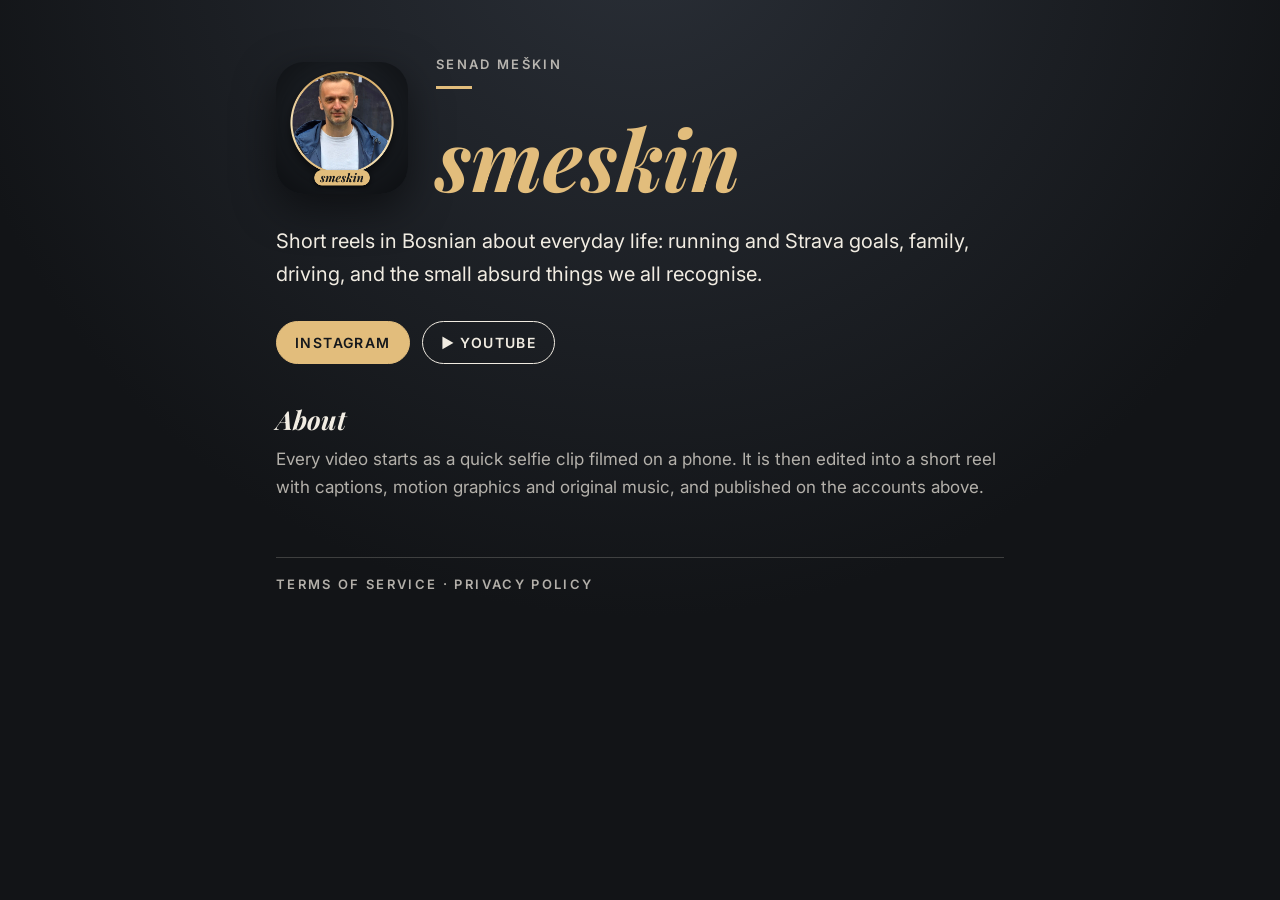
<file: index.html>
<!doctype html>
<html lang="en"><head><meta charset="utf-8"><meta name="viewport" content="width=device-width,initial-scale=1">
<title>smeskin</title>
<meta name="description" content="Short everyday-life reels in Bosnian by Senad Meškin (smeskin): running, family, cars and the absurd things of daily life.">
<link rel="icon" href="icon.png"><link rel="stylesheet" href="style.css"></head>
<body><main>
<div class="hero"><img src="icon.png" alt="smeskin"><div><div class="k">Senad Meškin</div><div class="tick"></div><h1><b>smeskin</b></h1></div></div>
<p class="lead">Short reels in Bosnian about everyday life: running and Strava goals, family, driving, and the small absurd things we all recognise.</p>
<div class="links">
 <a href="https://www.instagram.com/smeskin/">Instagram</a>
 <a href="https://www.youtube.com/channel/UC0qFS0tehjnenej4U9V-hXg">▶ YouTube</a>
</div>
<h2>About</h2>
<p>Every video starts as a quick selfie clip filmed on a phone. It is then edited into a short reel with captions,
motion graphics and original music, and published on the accounts above.</p>
<footer class="k"><a href="terms.html">Terms of Service</a> · <a href="privacy.html">Privacy Policy</a></footer>
</main></body></html>
</file>
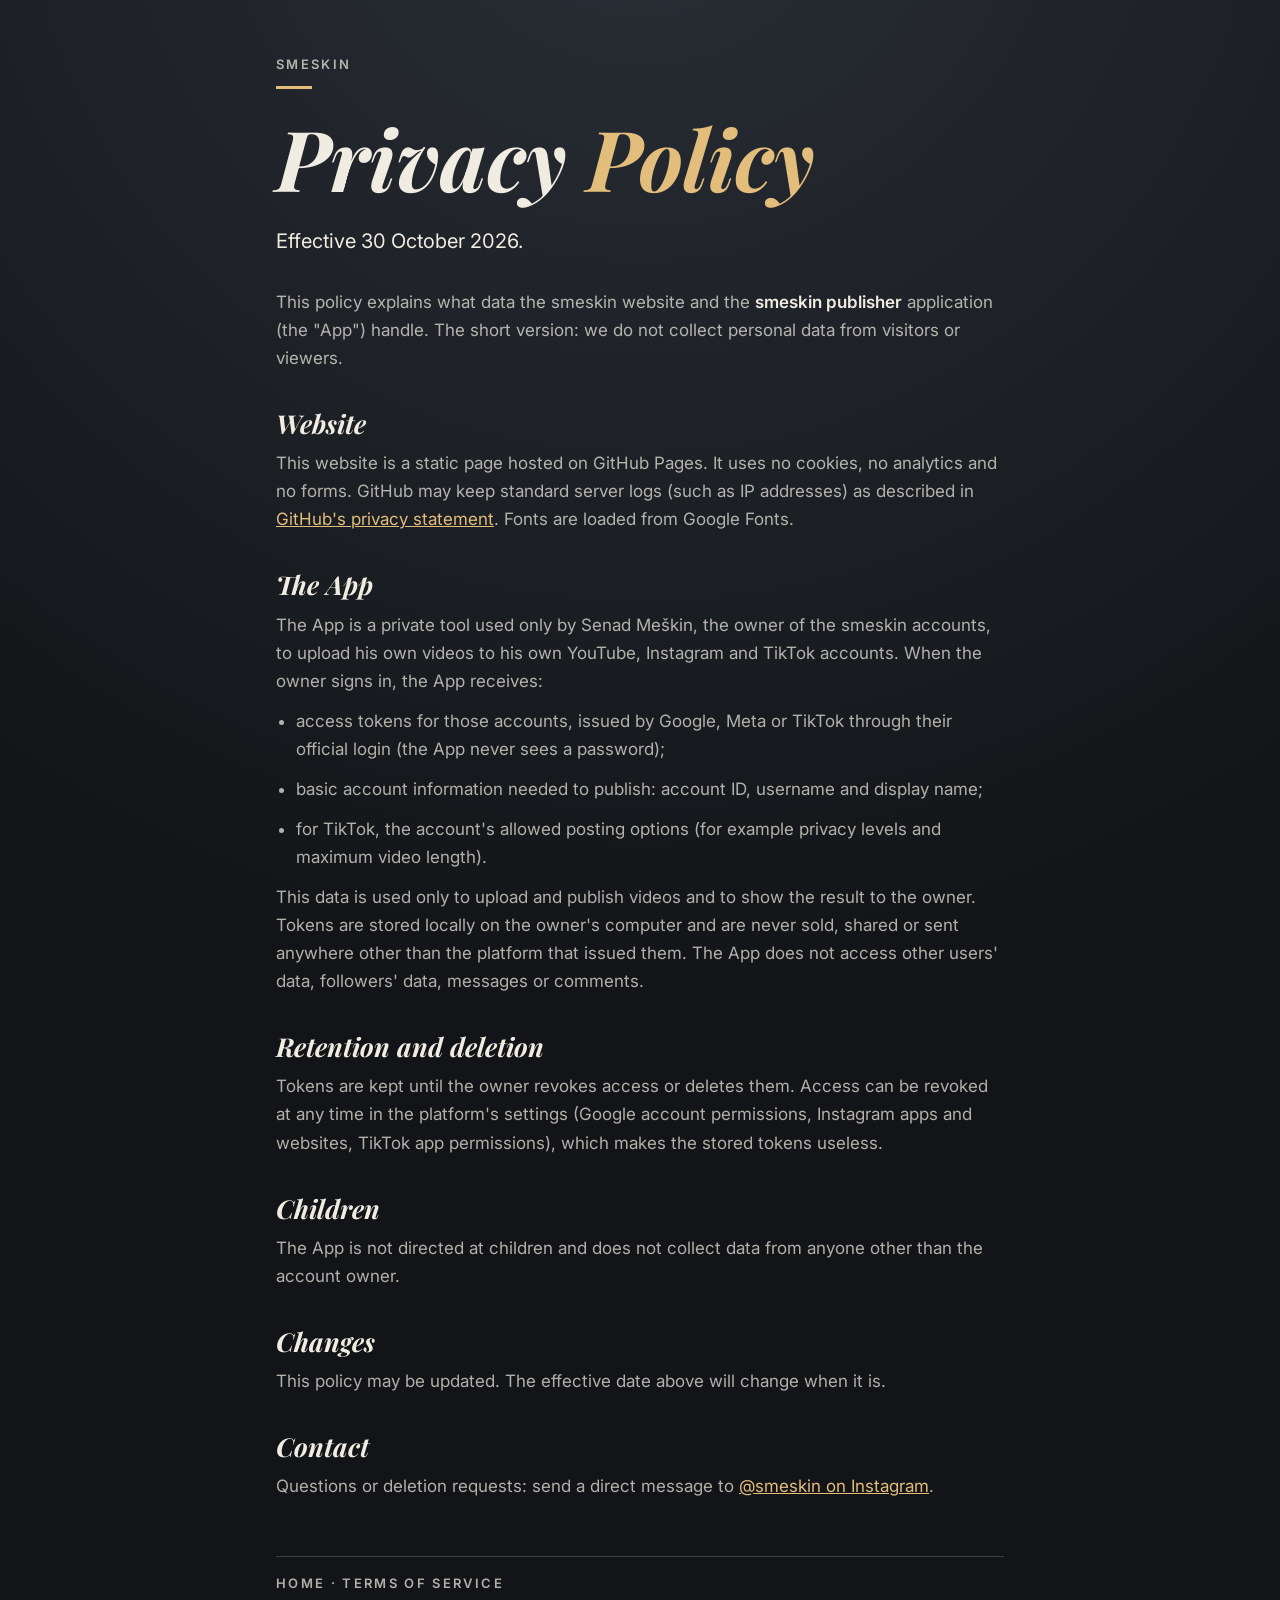
<file: privacy.html>
<!doctype html>
<html lang="en"><head><meta charset="utf-8"><meta name="viewport" content="width=device-width,initial-scale=1">
<title>Privacy Policy · smeskin</title>
<link rel="icon" href="icon.png"><link rel="stylesheet" href="style.css"></head>
<body><main>
<div class="k"><a href="index.html">smeskin</a></div><div class="tick"></div>
<h1>Privacy <b>Policy</b></h1>
<p class="lead">Effective 30 October 2026.</p>

<p>This policy explains what data the smeskin website and the <strong>smeskin publisher</strong>
application (the "App") handle. The short version: we do not collect personal data from visitors or viewers.</p>

<h2>Website</h2>
<p>This website is a static page hosted on GitHub Pages. It uses no cookies, no analytics and no forms. GitHub may
keep standard server logs (such as IP addresses) as described in
<a href="https://docs.github.com/en/site-policy/privacy-policies/github-general-privacy-statement">GitHub's privacy statement</a>.
Fonts are loaded from Google Fonts.</p>

<h2>The App</h2>
<p>The App is a private tool used only by Senad Meškin, the owner of the smeskin accounts, to upload his own videos to his own
YouTube, Instagram and TikTok accounts. When the owner signs in, the App receives:</p>
<ul>
 <li>access tokens for those accounts, issued by Google, Meta or TikTok through their official login (the App never sees a password);</li>
 <li>basic account information needed to publish: account ID, username and display name;</li>
 <li>for TikTok, the account's allowed posting options (for example privacy levels and maximum video length).</li>
</ul>
<p>This data is used only to upload and publish videos and to show the result to the owner.
Tokens are stored locally on the owner's computer and are never sold, shared or sent anywhere other than the
platform that issued them. The App does not access other users' data, followers' data, messages or comments.</p>

<h2>Retention and deletion</h2>
<p>Tokens are kept until the owner revokes access or deletes them. Access can be revoked at any time in the
platform's settings (Google account permissions, Instagram apps and websites, TikTok app permissions),
which makes the stored tokens useless.</p>

<h2>Children</h2>
<p>The App is not directed at children and does not collect data from anyone other than the account owner.</p>

<h2>Changes</h2>
<p>This policy may be updated. The effective date above will change when it is.</p>

<h2>Contact</h2>
<p>Questions or deletion requests: send a direct message to <a href="https://www.instagram.com/smeskin/">@smeskin on Instagram</a>.</p>

<footer class="k"><a href="index.html">Home</a> · <a href="terms.html">Terms of Service</a></footer>
</main></body></html>
</file>
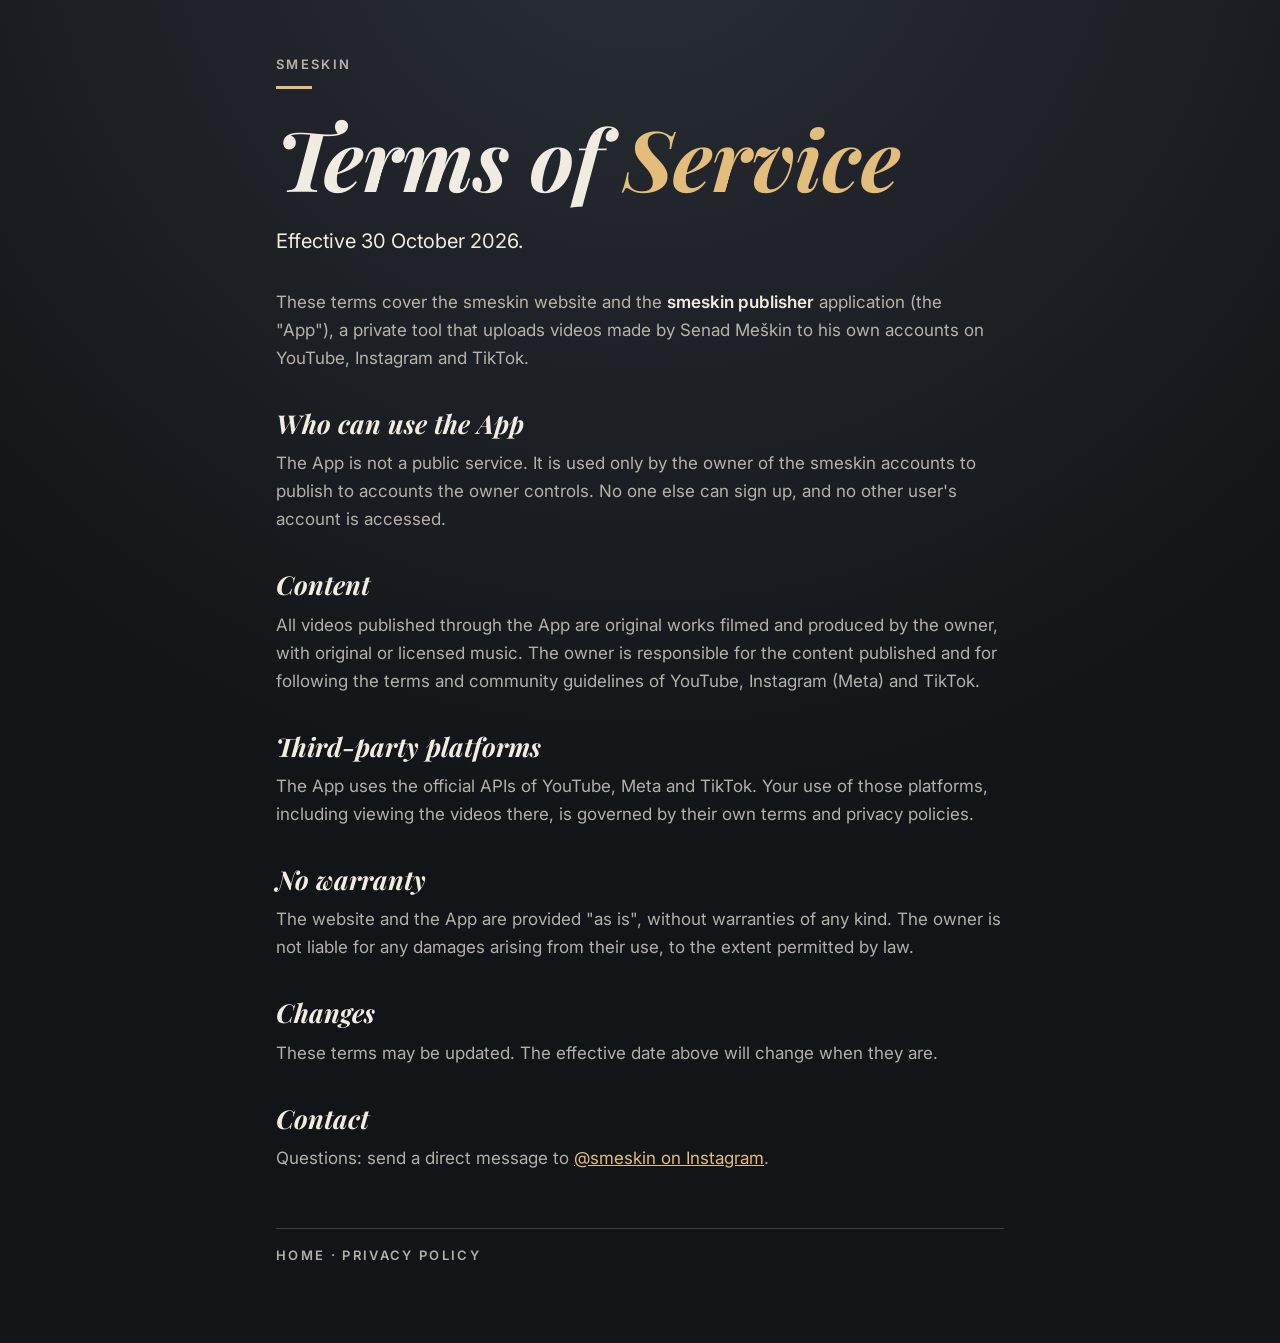
<file: terms.html>
<!doctype html>
<html lang="en"><head><meta charset="utf-8"><meta name="viewport" content="width=device-width,initial-scale=1">
<title>Terms of Service · smeskin</title>
<link rel="icon" href="icon.png"><link rel="stylesheet" href="style.css"></head>
<body><main>
<div class="k"><a href="index.html">smeskin</a></div><div class="tick"></div>
<h1>Terms of <b>Service</b></h1>
<p class="lead">Effective 30 October 2026.</p>

<p>These terms cover the smeskin website and the <strong>smeskin publisher</strong> application
(the "App"), a private tool that uploads videos made by Senad Meškin to his own accounts on
YouTube, Instagram and TikTok.</p>

<h2>Who can use the App</h2>
<p>The App is not a public service. It is used only by the owner of the smeskin accounts to publish to accounts the owner
controls. No one else can sign up, and no other user's account is accessed.</p>

<h2>Content</h2>
<p>All videos published through the App are original works filmed and produced by the owner, with original or licensed
music. The owner is responsible for the content published and for following the terms and community guidelines of
YouTube, Instagram (Meta) and TikTok.</p>

<h2>Third-party platforms</h2>
<p>The App uses the official APIs of YouTube, Meta and TikTok. Your use of those platforms, including viewing the
videos there, is governed by their own terms and privacy policies.</p>

<h2>No warranty</h2>
<p>The website and the App are provided "as is", without warranties of any kind. The owner is not liable for
any damages arising from their use, to the extent permitted by law.</p>

<h2>Changes</h2>
<p>These terms may be updated. The effective date above will change when they are.</p>

<h2>Contact</h2>
<p>Questions: send a direct message to <a href="https://www.instagram.com/smeskin/">@smeskin on Instagram</a>.</p>

<footer class="k"><a href="index.html">Home</a> · <a href="privacy.html">Privacy Policy</a></footer>
</main></body></html>
</file>
<file: style.css>
@import url('https://fonts.googleapis.com/css2?family=Playfair+Display:ital,wght@1,700&family=Inter:wght@400;600&display=swap');
:root{--bg:#121417;--ink:#f1ece2;--dim:rgba(241,236,226,.72);--gold:#e2bd7c}
*{box-sizing:border-box;margin:0;padding:0}
html{background:var(--bg)}
body{min-height:100vh;color:var(--ink);font:400 17px/1.65 Inter,system-ui,sans-serif;
 background:radial-gradient(circle at 50% -10%,#2a2f37 0%,var(--bg) 60%) no-repeat,var(--bg)}
main{max-width:760px;margin:0 auto;padding:56px 16px 80px}
.k{font:600 13px Inter,sans-serif;letter-spacing:.18em;text-transform:uppercase;color:var(--dim)}
.k a{color:inherit;text-decoration:none}.k a:hover{color:var(--ink)}
.tick{width:36px;border-top:3px solid var(--gold);margin:14px 0 26px}
.hero{display:flex;align-items:center;gap:28px;flex-wrap:wrap}
.hero img{width:132px;height:132px;border-radius:28px;box-shadow:0 14px 40px rgba(0,0,0,.5)}
h1{font:italic 700 clamp(44px,9vw,84px)/1 'Playfair Display',serif}
h1 b{color:var(--gold)}
h2{font:italic 700 26px/1.2 'Playfair Display',serif;color:var(--ink);margin:36px 0 10px}
p,li{color:var(--dim);margin:0 0 12px}
ul{padding-left:20px}
strong{color:var(--ink);font-weight:600}
a{color:var(--gold)}
.lead{font-size:20px;color:var(--ink);margin:26px 0 30px;max-width:36em}
.links{display:flex;flex-wrap:wrap;gap:12px;margin:8px 0 40px}
.links a{font:600 14px Inter,sans-serif;letter-spacing:.1em;text-transform:uppercase;color:var(--ink);
 text-decoration:none;border:1.5px solid var(--ink);padding:12px 18px;border-radius:999px}
.links a:first-child{background:var(--gold);border-color:var(--gold);color:#15181c}
.links a:hover{background:var(--ink);color:var(--bg)}
footer{margin-top:56px;padding-top:18px;border-top:1px solid rgba(241,236,226,.2)}
</file>
